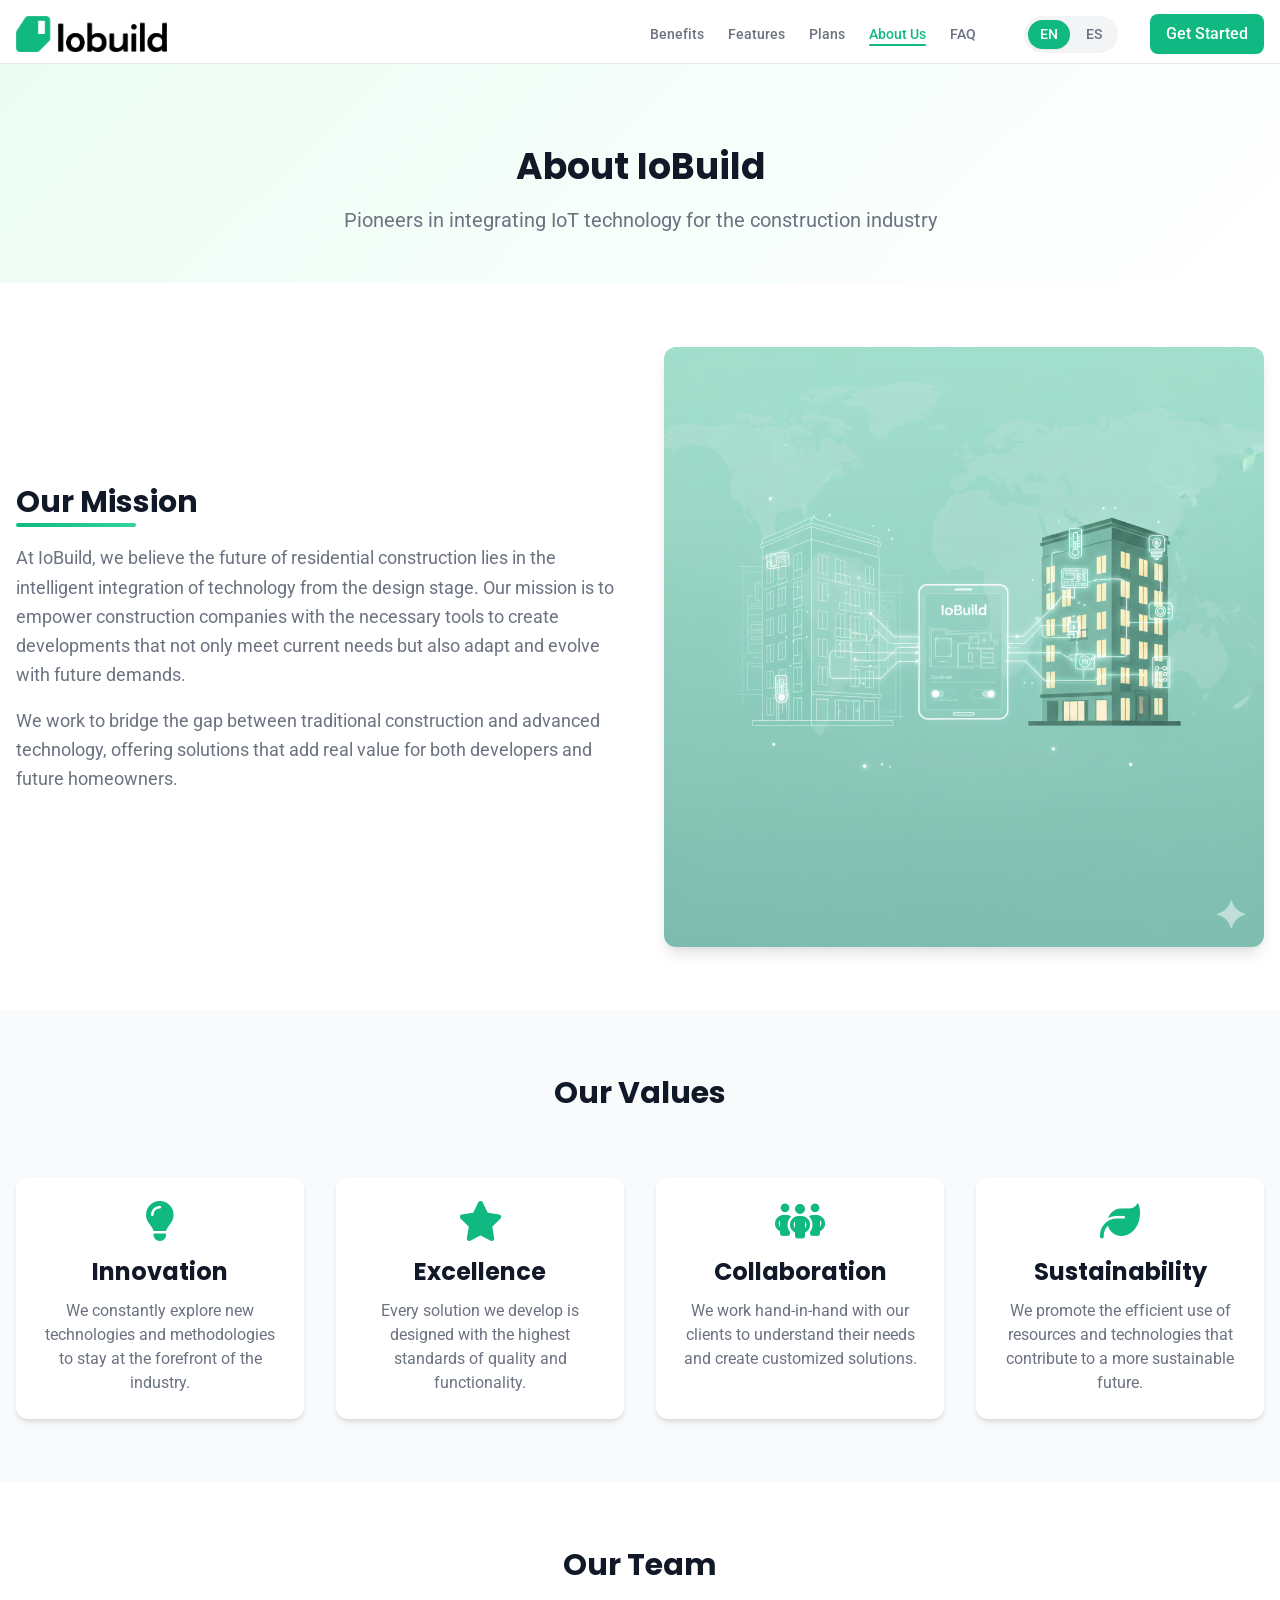
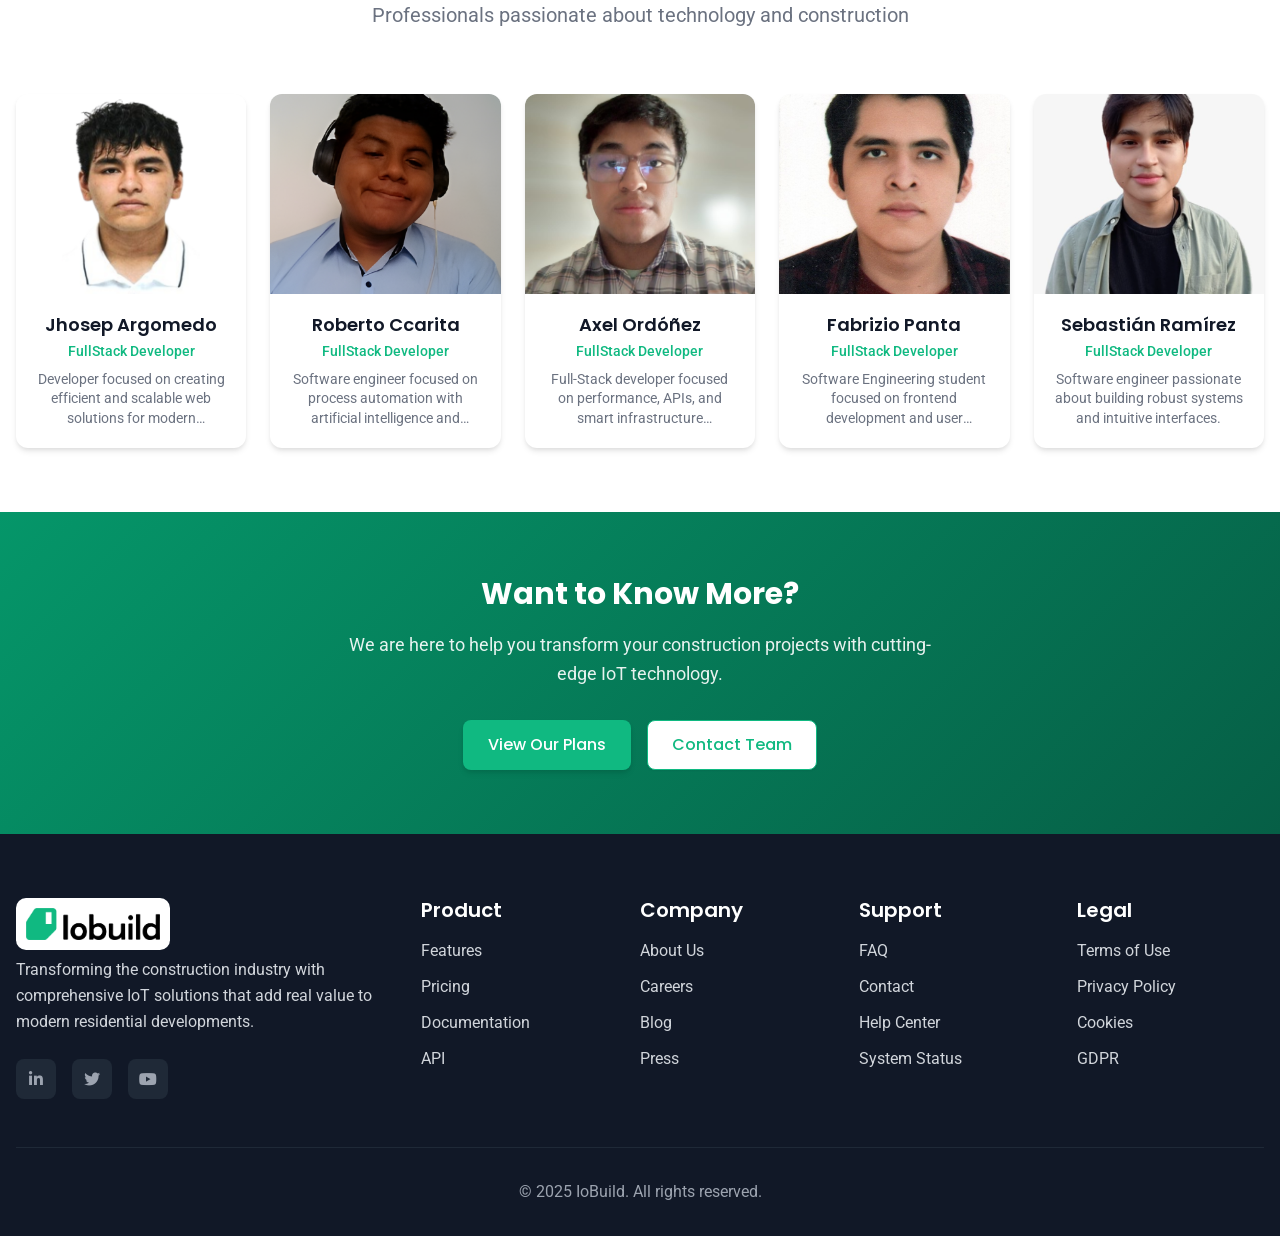
<file: about-us.html>
<!DOCTYPE html>
<html lang="en">
<head>
    <meta charset="UTF-8">
    <meta name="viewport" content="width=device-width, initial-scale=1.0">
    <title data-translate="title">About Us - IoBuild</title>
    <meta name="description" data-translate="meta_description" content="Meet the team behind IoBuild and our mission to revolutionize the construction industry with advanced IoT technology.">
    
    <!-- Google Fonts -->
    <link rel="preconnect" href="https://fonts.googleapis.com">
    <link rel="preconnect" href="https://fonts.gstatic.com" crossorigin>
    <link href="https://fonts.googleapis.com/css2?family=Poppins:wght@300;400;500;600;700&family=Roboto:wght@300;400;500&display=swap" rel="stylesheet">
    <!-- Font Awesome CDN -->
    <link rel="stylesheet" href="https://cdnjs.cloudflare.com/ajax/libs/font-awesome/6.3.0/css/all.min.css">    
    <!-- Stylesheets -->
    <link rel="stylesheet" href="styles/reset.css">
    <link rel="stylesheet" href="styles/style.css">
</head>
<body>
    <!-- Header Section -->
    <header class="main-header">
        <div class="container">
            <div class="header__content">
                <div class="header__logo">
                    <a href="index.html" class="header__logo-link" aria-label="Go to home" data-translate="go_home">
                        <img src="assets/images/logo.png" alt="IoBuild Logo" class="logo__image">
                    </a>
                </div>
                
                <nav class="main-nav" aria-label="Navegación principal">
                    <ul class="nav__list">
                        <li class="nav__item"><a href="index.html#benefits" class="nav__link" data-translate="nav_benefits">Benefits</a></li>
                        <li class="nav__item"><a href="index.html#features" class="nav__link" data-translate="nav_features">Features</a></li>
                        <li class="nav__item"><a href="index.html#pricing" class="nav__link" data-translate="nav_pricing">Plans</a></li>
                        <li class="nav__item"><a href="about-us.html" class="nav__link nav__link--active" data-translate="nav_about">About Us</a></li>
                        <li class="nav__item"><a href="faq.html" class="nav__link" data-translate="nav_faq">FAQ</a></li>
                    </ul>
                    <div class="language-switcher">
                        <button class="lang-btn" data-lang="en" aria-pressed="true">EN</button>
                        <button class="lang-btn" data-lang="es" aria-pressed="false">ES</button>
                    </div>
                    <a href="index.html#pricing" class="cta-primary" data-translate="start_now">Get Started</a>
                </nav>
                
                <button class="mobile-menu-toggle" aria-label="Open navigation menu" data-translate="mobile_menu_toggle">
                    <span class="hamburger__line"></span>
                    <span class="hamburger__line"></span>
                    <span class="hamburger__line"></span>
                </button>
            </div>
        </div>
    </header>

    <main class="main-content">
        <!-- Page Header -->
        <section class="page-header">
            <div class="container">
                <div class="page-header__content">
                    <h1 class="page-header__title" data-translate="about_title">About IoBuild</h1>
                    <p class="page-header__subtitle" data-translate="about_subtitle">
                        Pioneers in integrating IoT technology for the construction industry
                    </p>
                </div>
            </div>
        </section>

        <!-- Mission Section -->
        <section class="mission-section">
            <div class="container">
                <div class="mission__content">
                    <div class="mission__text">
                        <h2 class="mission__title" data-translate="mission_title">Our Mission</h2>
                        <p data-translate="mission_p1">
                            At IoBuild, we believe the future of residential construction lies in the 
                            intelligent integration of technology from the design stage. Our mission 
                            is to empower construction companies with the necessary tools to create 
                            developments that not only meet current needs but also adapt and evolve 
                            with future demands.
                        </p>
                        <p data-translate="mission_p2">
                            We work to bridge the gap between traditional construction and advanced 
                            technology, offering solutions that add real value for both developers 
                            and future homeowners.
                        </p>
                    </div>
                    <div class="mission__visual">
                        <img src="assets/images/mission-image.png" alt="Equipo IoBuild trabajando" class="mission__image" loading="lazy">
                    </div>
                </div>
            </div>
        </section>

        <!-- Values Section -->
        <section class="values-section">
            <div class="container">
                <div class="section__header">
                    <h2 class="section__title" data-translate="values_title">Our Values</h2>
                </div>
                <div class="values-grid">
                    <div class="value-card">
                        <div class="value-card__icon">
                            <i class="fa-solid fa-lightbulb" aria-hidden="true"></i>
                        </div>
                        <h3 class="value-card__title" data-translate="value_1_title">Innovation</h3>
                        <p class="value-card__description" data-translate="value_1_desc">
                            We constantly explore new technologies and methodologies to stay at the 
                            forefront of the industry.
                        </p>
                    </div>
                    
                    <div class="value-card">
                        <div class="value-card__icon">
                            <i class="fa-solid fa-star" aria-hidden="true"></i>
                        </div>
                        <h3 class="value-card__title" data-translate="value_2_title">Excellence</h3>
                        <p class="value-card__description" data-translate="value_2_desc">
                            Every solution we develop is designed with the highest standards of 
                            quality and functionality.
                        </p>
                    </div>
                    
                    <div class="value-card">
                        <div class="value-card__icon">
                            <i class="fa-solid fa-people-group" aria-hidden="true"></i>
                        </div>
                        <h3 class="value-card__title" data-translate="value_3_title">Collaboration</h3>
                        <p class="value-card__description" data-translate="value_3_desc">
                            We work hand-in-hand with our clients to understand their needs and 
                            create customized solutions.
                        </p>
                    </div>
                    
                    <div class="value-card">
                        <div class="value-card__icon">
                            <i class="fa-solid fa-leaf" aria-hidden="true"></i>
                        </div>
                        <h3 class="value-card__title" data-translate="value_4_title">Sustainability</h3>
                        <p class="value-card__description" data-translate="value_4_desc">
                            We promote the efficient use of resources and technologies that contribute 
                            to a more sustainable future.
                        </p>
                    </div>
                </div>
            </div>
        </section>

        <!-- Team Section -->
        <section class="team-section">
            <div class="container">
                <div class="section__header">
                    <h2 class="section__title" data-translate="team_title">Our Team</h2>
                    <p class="section__subtitle" data-translate="team_subtitle">
                        Professionals passionate about technology and construction
                    </p>
                </div>
                <div class="team-grid team-grid--horizontal">
                    <!-- Member 1 - Jhosep Argomedo -->
                    <div class="team-card">
                        <div class="team-card__image">
                            <img src="assets/images/team/jhosep_argomedo.jpg" alt="Jhosep Argomedo, FullStack Developer" loading="lazy">
                        </div>
                        <div class="team-card__content">
                            <h3 class="team-card__name" data-translate="member_1_name">Jhosep Argomedo</h3>
                            <p class="team-card__role" data-translate="member_1_role">FullStack Developer</p>
                            <p class="team-card__description" data-translate="member_1_desc">
                                Developer focused on creating efficient and scalable web solutions for modern applications.
                            </p>
                        </div>
                    </div>
                    <!-- Member 2 - Roberto Ccarita -->
                    <div class="team-card">
                        <div class="team-card__image">
                            <img src="assets/images/team/roberto_ccarita.jpg" alt="Roberto Ccarita, FullStack Developer" loading="lazy">
                        </div>
                        <div class="team-card__content">
                            <h3 class="team-card__name" data-translate="member_2_name">Roberto Ccarita</h3>
                            <p class="team-card__role" data-translate="member_2_role">FullStack Developer</p>
                            <p class="team-card__description" data-translate="member_2_desc">
                                Software engineer focused on process automation with artificial intelligence and scalable architecture.
                            </p>
                        </div>
                    </div>
                    <!-- Member 3 - Axel Ordóñez -->
                    <div class="team-card">
                        <div class="team-card__image">
                            <img src="assets/images/team/axel_ordonez.jpg" alt="Axel Ordóñez, FullStack Developer" loading="lazy">
                        </div>
                        <div class="team-card__content">
                            <h3 class="team-card__name" data-translate="member_3_name">Axel Ordóñez</h3>
                            <p class="team-card__role" data-translate="member_3_role">FullStack Developer</p>
                            <p class="team-card__description" data-translate="member_3_desc">
                                Full-Stack developer focused on performance, APIs, and smart infrastructure automation.
                            </p>
                        </div>
                    </div>
                    <!-- Member 4 - Fabrizio Panta -->
                    <div class="team-card">
                        <div class="team-card__image">
                            <img src="assets/images/team/fabrizio_panta.jpg" alt="Fabrizio Panta, FullStack Developer" loading="lazy">
                        </div>
                        <div class="team-card__content">
                            <h3 class="team-card__name" data-translate="member_4_name">Fabrizio Panta</h3>
                            <p class="team-card__role" data-translate="member_4_role">FullStack Developer</p>
                            <p class="team-card__description" data-translate="member_4_desc">
                                Software Engineering student focused on frontend development and user experience design.
                            </p>
                        </div>
                    </div>
                    <!-- Member 5 - Sebastián Ramírez -->
                    <div class="team-card">
                        <div class="team-card__image">
                            <img src="assets/images/team/sebastian_ramirez.jpg" alt="Sebastián Ramírez, FullStack Developer" loading="lazy">
                        </div>
                        <div class="team-card__content">
                            <h3 class="team-card__name" data-translate="member_5_name">Sebastián Ramírez</h3>
                            <p class="team-card__role" data-translate="member_5_role">FullStack Developer</p>
                            <p class="team-card__description" data-translate="member_5_desc">
                                Software engineer passionate about building robust systems and intuitive interfaces.
                            </p>
                        </div>
                    </div>
                </div>
            </div>
        </section>

        <!-- Contact CTA Section -->
        <section class="contact-cta-section">
            <div class="container">
                <div class="contact-cta__content">
                    <h2 class="contact-cta__title" data-translate="about_cta_title">Want to Know More?</h2>
                    <p class="contact-cta__subtitle" data-translate="about_cta_subtitle">
                        We are here to help you transform your construction projects 
                        with cutting-edge IoT technology.
                    </p>
                    <div class="contact-cta__buttons">
                        <a href="index.html#pricing" class="cta-button cta-button--primary" data-translate="about_cta_primary">
                            View Our Plans
                        </a>
                        <a href="#" class="cta-button cta-button--secondary" data-translate="about_cta_secondary">
                            Contact Team
                        </a>
                    </div>
                </div>
            </div>
        </section>
    </main>

    <!-- Footer -->
    <footer class="main-footer">
        <div class="container">
            <div class="footer__content">
                <div class="footer__section footer__section--brand">
                    <div class="footer__logo">
                        <img src="assets/images/logo.png" alt="IoBuild Logo" class="footer__logo-image">
                        
                    </div>
                    <p class="footer__description" data-translate="footer_description">
                        Transforming the construction industry with comprehensive IoT solutions that add real value to modern residential developments.
                    </p>
                    <div class="footer__social">
                        <a href="#" class="footer__social-link" aria-label="LinkedIn">
                            <i class="fa-brands fa-linkedin-in" aria-hidden="true"></i>
                        </a>
                        <a href="#" class="footer__social-link" aria-label="Twitter">
                            <i class="fa-brands fa-twitter" aria-hidden="true"></i>
                        </a>
                        <a href="#" class="footer__social-link" aria-label="YouTube">
                            <i class="fa-brands fa-youtube" aria-hidden="true"></i>
                        </a>
                    </div>
                </div>
                
                <div class="footer__section">
                    <h4 class="footer__section-title" data-translate="footer_product">Product</h4>
                    <ul class="footer__links">
                        <li><a href="index.html#features" class="footer__link" data-translate="footer_features">Features</a></li>
                        <li><a href="index.html#pricing" class="footer__link" data-translate="footer_pricing">Pricing</a></li>
                        <li><a href="#" class="footer__link" data-translate="footer_docs">Documentation</a></li>
                        <li><a href="#" class="footer__link" data-translate="footer_api">API</a></li>
                    </ul>
                </div>
                
                <div class="footer__section">
                    <h4 class="footer__section-title" data-translate="footer_company">Company</h4>
                    <ul class="footer__links">
                        <li><a href="about-us.html" class="footer__link" data-translate="footer_about">About Us</a></li>
                        <li><a href="#" class="footer__link" data-translate="footer_careers">Careers</a></li>
                        <li><a href="#" class="footer__link" data-translate="footer_blog">Blog</a></li>
                        <li><a href="#" class="footer__link" data-translate="footer_press">Press</a></li>
                    </ul>
                </div>
                
                <div class="footer__section">
                    <h4 class="footer__section-title" data-translate="footer_support">Support</h4>
                    <ul class="footer__links">
                        <li><a href="faq.html" class="footer__link" data-translate="footer_faq">FAQ</a></li>
                        <li><a href="#" class="footer__link" data-translate="footer_contact">Contact</a></li>
                        <li><a href="#" class="footer__link" data-translate="footer_help">Help Center</a></li>
                        <li><a href="#" class="footer__link" data-translate="footer_status">System Status</a></li>
                    </ul>
                </div>
                
                <div class="footer__section">
                    <h4 class="footer__section-title" data-translate="footer_legal">Legal</h4>
                    <ul class="footer__links">
                        <li><a href="#" class="footer__link" data-translate="footer_terms">Terms of Use</a></li>
                        <li><a href="#" class="footer__link" data-translate="footer_privacy">Privacy Policy</a></li>
                        <li><a href="#" class="footer__link" data-translate="footer_cookies">Cookies</a></li>
                        <li><a href="#" class="footer__link" data-translate="footer_gdpr">GDPR</a></li>
                    </ul>
                </div>
            </div>
            
            <div class="footer__bottom">
                <p class="footer__copyright" data-translate="footer_copyright">
                    © 2025 IoBuild. All rights reserved.
                </p>
            </div>
        </div>
    </footer>

    <!-- Scripts -->
    <script src="scripts/script.js"></script>
</body>
</html>
</file>
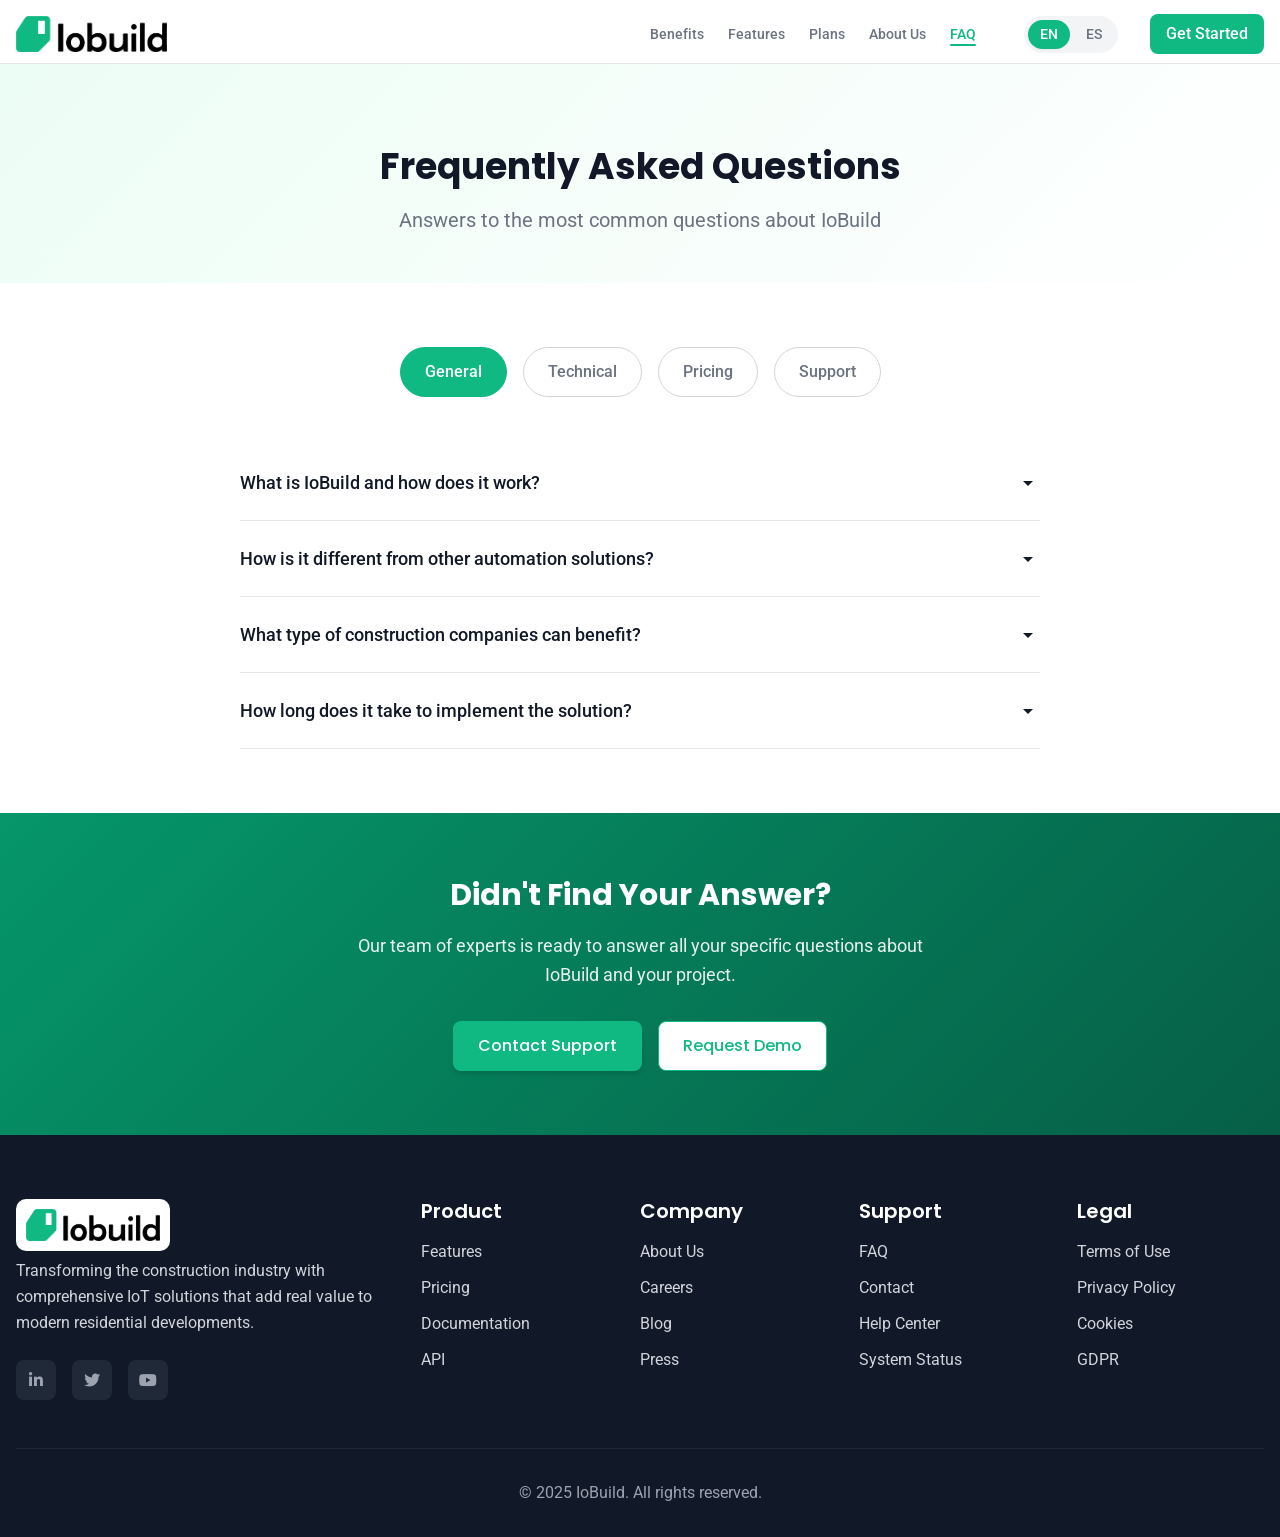
<file: faq.html>
<!DOCTYPE html>
<html lang="en">
<head>
    <meta charset="UTF-8">
    <meta name="viewport" content="width=device-width, initial-scale=1.0">
    <title data-translate="title">FAQ - Frequently Asked Questions - IoBuild</title>
    <meta name="description" data-translate="meta_description" content="Find answers to the most frequently asked questions about IoBuild, our SaaS platform for IoT devices in construction.">
    
    <!-- Google Fonts -->
    <link rel="preconnect" href="https://fonts.googleapis.com">
    <link rel="preconnect" href="https://fonts.gstatic.com" crossorigin>
    <link href="https://fonts.googleapis.com/css2?family=Poppins:wght@300;400;500;600;700&family=Roboto:wght@300;400;500&display=swap" rel="stylesheet">
    <!-- Font Awesome CDN -->
    <link rel="stylesheet" href="https://cdnjs.cloudflare.com/ajax/libs/font-awesome/6.3.0/css/all.min.css">    
    <!-- Stylesheets -->
    <link rel="stylesheet" href="styles/reset.css">
    <link rel="stylesheet" href="styles/style.css">
</head>
<body>
    <!-- Header Section -->
    <header class="main-header">
        <div class="container">
            <div class="header__content">
                <div class="header__logo">
                    <a href="index.html" class="header__logo-link" aria-label="Go to home" data-translate="go_home">
                        <img src="assets/images/logo.png" alt="IoBuild Logo" class="logo__image">
                    </a>
                </div>
                
                <nav class="main-nav" aria-label="Navegación principal">
                    <ul class="nav__list">
                        <li class="nav__item"><a href="index.html#benefits" class="nav__link" data-translate="nav_benefits">Benefits</a></li>
                        <li class="nav__item"><a href="index.html#features" class="nav__link" data-translate="nav_features">Features</a></li>
                        <li class="nav__item"><a href="index.html#pricing" class="nav__link" data-translate="nav_pricing">Plans</a></li>
                        <li class="nav__item"><a href="about-us.html" class="nav__link" data-translate="nav_about">About Us</a></li>
                        <li class="nav__item"><a href="faq.html" class="nav__link nav__link--active" data-translate="nav_faq">FAQ</a></li>
                    </ul>
                    <div class="language-switcher">
                        <button class="lang-btn" data-lang="en" aria-pressed="true">EN</button>
                        <button class="lang-btn" data-lang="es" aria-pressed="false">ES</button>
                    </div>
                    <a href="index.html#pricing" class="cta-primary" data-translate="start_now">Get Started</a>
                </nav>
                
                <button class="mobile-menu-toggle" aria-label="Open navigation menu" data-translate="mobile_menu_toggle">
                    <span class="hamburger__line"></span>
                    <span class="hamburger__line"></span>
                    <span class="hamburger__line"></span>
                </button>
            </div>
        </div>
    </header>

    <main class="main-content">
        <!-- Page Header -->
        <section class="page-header">
            <div class="container">
                <div class="page-header__content">
                    <h1 class="page-header__title" data-translate="faq_title">Frequently Asked Questions</h1>
                    <p class="page-header__subtitle" data-translate="faq_subtitle">
                        Answers to the most common questions about IoBuild
                    </p>
                </div>
            </div>
        </section>

        <!-- FAQ Section -->
        <section class="faq-section">
            <div class="container">
                <div class="faq-categories">
                    <button class="faq-category-btn faq-category-btn--active" data-category="general" data-translate="faq_cat_general">General</button>
                    <button class="faq-category-btn" data-category="technical" data-translate="faq_cat_technical">Technical</button>
                    <button class="faq-category-btn" data-category="pricing" data-translate="faq_cat_pricing">Pricing</button>
                    <button class="faq-category-btn" data-category="support" data-translate="faq_cat_support">Support</button>
                </div>

                <!-- General FAQ -->
                <div class="faq-group faq-group--active" data-category="general">
                    <div class="faq-item">
                        <button class="faq-question" aria-expanded="false">
                            <span data-translate="faq_q_1_1">What is IoBuild and how does it work?</span>
                            <svg class="faq-icon" viewBox="0 0 24 24">
                                <path d="M7 10l5 5 5-5z"/>
                            </svg>
                        </button>
                        <div class="faq-answer">
                            <p data-translate="faq_a_1_1">IoBuild is a specialized SaaS platform that allows for the integration of IoT devices directly during the construction process of residential buildings. It works by centralizing the control of all smart devices on a single platform, where each owner can customize their apartment's settings and administrators can manage common areas.</p>
                        </div>
                    </div>

                    <div class="faq-item">
                        <button class="faq-question" aria-expanded="false">
                            <span data-translate="faq_q_1_2">How is it different from other automation solutions?</span>
                            <svg class="faq-icon" viewBox="0 0 24 24">
                                <path d="M7 10l5 5 5-5z"/>
                            </svg>
                        </button>
                        <div class="faq-answer">
                            <p data-translate="faq_a_1_2">Unlike traditional solutions that are installed after construction, IoBuild is integrated from the planning and construction process. This eliminates costly subsequent modifications, ensures a clean and professional installation, and allows for an architectural design that incorporates technology from the start.</p>
                        </div>
                    </div>

                    <div class="faq-item">
                        <button class="faq-question" aria-expanded="false">
                            <span data-translate="faq_q_1_3">What type of construction companies can benefit?</span>
                            <svg class="faq-icon" viewBox="0 0 24 24">
                                <path d="M7 10l5 5 5-5z"/>
                            </svg>
                        </button>
                        <div class="faq-answer">
                            <p data-translate="faq_a_1_3">Our solution is designed for construction companies of all sizes that develop residential projects. From boutique condominium developers to large construction companies managing multiple projects simultaneously. It especially benefits those looking to differentiate themselves in the market by offering technological added value.</p>
                        </div>
                    </div>

                    <div class="faq-item">
                        <button class="faq-question" aria-expanded="false">
                            <span data-translate="faq_q_1_4">How long does it take to implement the solution?</span>
                            <svg class="faq-icon" viewBox="0 0 24 24">
                                <path d="M7 10l5 5 5-5z"/>
                            </svg>
                        </button>
                        <div class="faq-answer">
                            <p data-translate="faq_a_1_4">A typical implementation takes between 15-30 days from contract signing. This includes technical planning, platform configuration, device installation during construction, system testing, and team training. The exact time depends on the size and complexity of the project.</p>
                        </div>
                    </div>
                </div>

                <!-- Technical FAQ -->
                <div class="faq-group" data-category="technical">
                    <div class="faq-item">
                        <button class="faq-question" aria-expanded="false">
                            <span data-translate="faq_q_2_1">What IoT devices are compatible?</span>
                            <svg class="faq-icon" viewBox="0 0 24 24">
                                <path d="M7 10l5 5 5-5z"/>
                            </svg>
                        </button>
                        <div class="faq-answer">
                            <p data-translate="faq_a_2_1">We support a wide range of devices including: smart lighting (Philips Hue, LIFX), thermostats (Nest, Ecobee), smart plugs and switches, security cameras, motion and environmental sensors, smart locks, and automated irrigation systems. We work with major standards like Zigbee, Z-Wave, WiFi, and Thread.</p>
                        </div>
                    </div>

                    <div class="faq-item">
                        <button class="faq-question" aria-expanded="false">
                            <span data-translate="faq_q_2_2">How is data security ensured?</span>
                            <svg class="faq-icon" viewBox="0 0 24 24">
                                <path d="M7 10l5 5 5-5z"/>
                            </svg>
                        </button>
                        <div class="faq-answer">
                            <p data-translate="faq_a_2_2">We implement multiple layers of security: end-to-end encryption for all communications, multi-factor authentication, cloud servers with SOC 2 certification, regular security audits, and compliance with GDPR and other privacy regulations. Data is geographically distributed to ensure availability and backup.</p>
                        </div>
                    </div>

                    <div class="faq-item">
                        <button class="faq-question" aria-expanded="false">
                            <span data-translate="faq_q_2_3">Does it require special network infrastructure?</span>
                            <svg class="faq-icon" viewBox="0 0 24 24">
                                <path d="M7 10l5 5 5-5z"/>
                            </svg>
                        </button>
                        <div class="faq-answer">
                            <p data-translate="faq_a_2_3">We recommend a robust WiFi network with distributed access points for optimal coverage. We also suggest Ethernet cabling in key areas and a central hub for devices requiring a wired connection. Our technical team conducts a preliminary analysis to determine the specific requirements for each project.</p>
                        </div>
                    </div>

                    <div class="faq-item">
                        <button class="faq-question" aria-expanded="false">
                            <span data-translate="faq_q_2_4">Does the platform work without an internet connection?</span>
                            <svg class="faq-icon" viewBox="0 0 24 24">
                                <path d="M7 10l5 5 5-5z"/>
                            </svg>
                        </button>
                        <div class="faq-answer">
                            <p data-translate="faq_a_2_4">Yes, many basic functions work in local mode without internet: control of lights, thermostats, and security devices maintain their functionality. However, advanced features like remote notifications, automatic updates, and access from outside the building require an internet connection.</p>
                        </div>
                    </div>
                </div>

                <!-- Pricing FAQ -->
                <div class="faq-group" data-category="pricing">
                    <div class="faq-item">
                        <button class="faq-question" aria-expanded="false">
                            <span data-translate="faq_q_3_1">How is the pricing model structured?</span>
                            <svg class="faq-icon" viewBox="0 0 24 24">
                                <path d="M7 10l5 5 5-5z"/>
                            </svg>
                        </button>
                        <div class="faq-answer">
                            <p data-translate="faq_a_3_1">We offer three main plans based on the number of IoT devices and support level: Starter (up to 50 devices), Professional (up to 200 devices), and Enterprise (unlimited). Each plan includes the platform, technical support, updates, and different levels of advanced features. Prices are monthly with discounts for annual commitment.</p>
                        </div>
                    </div>

                    <div class="faq-item">
                        <button class="faq-question" aria-expanded="false">
                            <span data-translate="faq_q_3_2">Are there any installation or initial setup costs?</span>
                            <svg class="faq-icon" viewBox="0 0 24 24">
                                <path d="M7 10l5 5 5-5z"/>
                            </svg>
                        </button>
                        <div class="faq-answer">
                            <p data-translate="faq_a_3_2">We do not charge initial setup or configuration fees. The physical installation of devices is the responsibility of the construction company or its contractors (we can recommend certified partners). We include the complete platform setup, team training, and support for the first month at no additional cost.</p>
                        </div>
                    </div>

                    <div class="faq-item">
                        <button class="faq-question" aria-expanded="false">
                            <span data-translate="faq_q_3_3">Do you offer discounts for volume or multiple projects?</span>
                            <svg class="faq-icon" viewBox="0 0 24 24">
                                <path d="M7 10l5 5 5-5z"/>
                            </svg>
                        </button>
                        <div class="faq-answer">
                            <p data-translate="faq_a_3_3">Yes, we offer tiered discounts for construction companies with multiple projects or large volumes of units. We also have custom corporate plans for companies managing more than 500 residential units. Contact our sales team for a personalized quote.</p>
                        </div>
                    </div>

                    <div class="faq-item">
                        <button class="faq-question" aria-expanded="false">
                            <span data-translate="faq_q_3_4">What does the trial period include?</span>
                            <svg class="faq-icon" viewBox="0 0 24 24">
                                <path d="M7 10l5 5 5-5z"/>
                            </svg>
                        </button>
                        <div class="faq-answer">
                            <p data-translate="faq_a_3_4">We offer a 14-day demo that includes full access to the platform with sample data, a personalized demonstration session with our team, complete technical documentation, and a consultation with our specialists to assess the technical feasibility of your specific project.</p>
                        </div>
                    </div>
                </div>

                <!-- Support FAQ -->
                <div class="faq-group" data-category="support">
                    <div class="faq-item">
                        <button class="faq-question" aria-expanded="false">
                            <span data-translate="faq_q_4_1">What kind of technical support do you offer?</span>
                            <svg class="faq-icon" viewBox="0 0 24 24">
                                <path d="M7 10l5 5 5-5z"/>
                            </svg>
                        </button>
                        <div class="faq-answer">
                            <p data-translate="faq_a_4_1">We offer tiered support based on the plan: Starter includes email support during business hours, Professional adds 24/7 phone and chat support, and Enterprise includes a dedicated account manager and on-site support when necessary. We also provide detailed documentation, video tutorials, and regular webinars.</p>
                        </div>
                    </div>

                    <div class="faq-item">
                        <button class="faq-question" aria-expanded="false">
                            <span data-translate="faq_q_4_2">Do you offer training for the construction company's team?</span>
                            <svg class="faq-icon" viewBox="0 0 24 24">
                                <path d="M7 10l5 5 5-5z"/>
                            </svg>
                        </button>
                        <div class="faq-answer">
                            <p data-translate="faq_a_4_2">Yes, we include comprehensive training in all our plans. This includes training sessions for administrators, step-by-step documentation, advanced user certification, and follow-up sessions after implementation. For the Enterprise plan, we also offer personalized on-site training.</p>
                        </div>
                    </div>

                    <div class="faq-item">
                        <button class="faq-question" aria-expanded="false">
                            <span data-translate="faq_q_4_3">How do you handle system updates?</span>
                            <svg class="faq-icon" viewBox="0 0 24 24">
                                <path d="M7 10l5 5 5-5z"/>
                            </svg>
                        </button>
                        <div class="faq-answer">
                            <p data-translate="faq_a_4_3">Updates are performed automatically without interrupting service. We maintain a monthly release cycle for minor improvements and quarterly releases for new features. We always notify in advance about major changes and offer beta testing periods for Enterprise customers.</p>
                        </div>
                    </div>

                    <div class="faq-item">
                        <button class="faq-question" aria-expanded="false">
                            <span data-translate="faq_q_4_4">What happens if a device fails?</span>
                            <svg class="faq-icon" viewBox="0 0 24 24">
                                <path d="M7 10l5 5 5-5z"/>
                            </svg>
                        </button>
                        <div class="faq-answer">
                            <p data-translate="faq_a_4_4">Our system includes proactive monitoring that detects devices with issues before they fail completely. We provide remote diagnostics, troubleshooting guides, and, when necessary, coordinate with manufacturers for warranty replacements. For Enterprise customers, we maintain an inventory of replacement devices for critical cases.</p>
                        </div>
                    </div>
                </div>
            </div>
        </section>

        <!-- Contact CTA Section -->
        <section class="contact-cta-section">
            <div class="container">
                <div class="contact-cta__content">
                    <h2 class="contact-cta__title" data-translate="faq_cta_title">Didn't Find Your Answer?</h2>
                    <p class="contact-cta__subtitle" data-translate="faq_cta_subtitle">
                        Our team of experts is ready to answer all your specific questions 
                        about IoBuild and your project.
                    </p>
                    <div class="contact-cta__buttons">
                        <a href="#" class="cta-button cta-button--primary" data-translate="faq_cta_primary">
                            Contact Support
                        </a>
                        <a href="index.html#pricing" class="cta-button cta-button--secondary" data-translate="faq_cta_secondary">
                            Request Demo
                        </a>
                    </div>
                </div>
            </div>
        </section>
    </main>

    <!-- Footer -->
    <footer class="main-footer">
        <div class="container">
            <div class="footer__content">
                <div class="footer__section footer__section--brand">
                    <div class="footer__logo">
                        <img src="assets/images/logo.png" alt="IoBuild Logo" class="footer__logo-image">
                       
                    </div>
                    <p class="footer__description" data-translate="footer_description">
                        Transforming the construction industry with comprehensive IoT solutions that add real value to modern residential developments.
                    </p>
                    <div class="footer__social">
                        <a href="#" class="footer__social-link" aria-label="LinkedIn">
                            <i class="fa-brands fa-linkedin-in" aria-hidden="true"></i>
                        </a>
                        <a href="#" class="footer__social-link" aria-label="Twitter">
                            <i class="fa-brands fa-twitter" aria-hidden="true"></i>
                        </a>
                        <a href="#" class="footer__social-link" aria-label="YouTube">
                            <i class="fa-brands fa-youtube" aria-hidden="true"></i>
                        </a>
                    </div>
                </div>
                
                <div class="footer__section">
                    <h4 class="footer__section-title" data-translate="footer_product">Product</h4>
                    <ul class="footer__links">
                        <li><a href="index.html#features" class="footer__link" data-translate="footer_features">Features</a></li>
                        <li><a href="index.html#pricing" class="footer__link" data-translate="footer_pricing">Pricing</a></li>
                        <li><a href="#" class="footer__link" data-translate="footer_docs">Documentation</a></li>
                        <li><a href="#" class="footer__link" data-translate="footer_api">API</a></li>
                    </ul>
                </div>
                
                <div class="footer__section">
                    <h4 class="footer__section-title" data-translate="footer_company">Company</h4>
                    <ul class="footer__links">
                        <li><a href="about-us.html" class="footer__link" data-translate="footer_about">About Us</a></li>
                        <li><a href="#" class="footer__link" data-translate="footer_careers">Careers</a></li>
                        <li><a href="#" class="footer__link" data-translate="footer_blog">Blog</a></li>
                        <li><a href="#" class="footer__link" data-translate="footer_press">Press</a></li>
                    </ul>
                </div>
                
                <div class="footer__section">
                    <h4 class="footer__section-title" data-translate="footer_support">Support</h4>
                    <ul class="footer__links">
                        <li><a href="faq.html" class="footer__link">FAQ</a></li>
                        <li><a href="#" class="footer__link" data-translate="footer_contact">Contact</a></li>
                        <li><a href="#" class="footer__link" data-translate="footer_help">Help Center</a></li>
                        <li><a href="#" class="footer__link" data-translate="footer_status">System Status</a></li>
                    </ul>
                </div>
                
                <div class="footer__section">
                    <h4 class="footer__section-title" data-translate="footer_legal">Legal</h4>
                    <ul class="footer__links">
                        <li><a href="#" class="footer__link" data-translate="footer_terms">Terms of Use</a></li>
                        <li><a href="#" class="footer__link" data-translate="footer_privacy">Privacy Policy</a></li>
                        <li><a href="#" class="footer__link" data-translate="footer_cookies">Cookies</a></li>
                        <li><a href="#" class="footer__link" data-translate="footer_gdpr">GDPR</a></li>
                    </ul>
                </div>
            </div>
            
            <div class="footer__bottom">
                <p class="footer__copyright" data-translate="footer_copyright">
                    © 2025 IoBuild. All rights reserved.
                </p>
            </div>
        </div>
    </footer>

    <!-- Scripts -->
    <script src="scripts/script.js"></script>
</body>
</html>
</file>
<file: styles/style.css>
/* ===== CSS VARIABLES ===== */
:root {
    /* Primary Colors - Mint theme  */
    --color-primary: #10b981;
    --color-primary-50: #ecfdf5;
    --color-primary-100: #d1fae5;
    --color-primary-200: #a7f3d0;
    --color-primary-300: #6ee7b7;
    --color-primary-400: #34d399;
    --color-primary-500: #10b981;
    --color-primary-600: #059669;
    --color-primary-700: #047857;
    --color-primary-800: #065f46;
    --color-primary-900: #064e3b;

    /* Neutral Colors */
    --color-gray-50: #f9fafb;
    --color-gray-100: #f3f4f6;
    --color-gray-200: #e5e7eb;
    --color-gray-300: #d1d5db;
    --color-gray-400: #9ca3af;
    --color-gray-500: #6b7280;
    --color-gray-600: #4b5563;
    --color-gray-700: #374151;
    --color-gray-800: #1f2937;
    --color-gray-900: #111827;

    /* Semantic Colors */
    --color-success: #059669;
    --color-warning: #d97706;
    --color-error: #dc2626;
    --color-info: #2563eb;

    /* Surface Colors */
    --color-surface: #ffffff;
    --color-surface-50: #f9fafb;
    --color-surface-100: #f3f4f6;
    --color-surface-200: #e5e7eb;
    --color-surface-300: #d1d5db;

    /* Text Colors */
    --color-text-primary: #111827;
    --color-text-secondary: #6b7280;
    --color-text-tertiary: #9ca3af;
    --color-text-inverse: #ffffff;

    /* Typography */
    --font-family-heading: 'Poppins', -apple-system, BlinkMacSystemFont, 'Segoe UI', sans-serif;
    --font-family-body: 'Roboto', -apple-system, BlinkMacSystemFont, 'Segoe UI', sans-serif;
    
    --font-size-xs: 0.75rem;
    --font-size-sm: 0.875rem;
    --font-size-base: 1rem;
    --font-size-lg: 1.125rem;
    --font-size-xl: 1.25rem;
    --font-size-2xl: 1.5rem;
    --font-size-3xl: 1.875rem;
    --font-size-4xl: 2.25rem;
    --font-size-5xl: 3rem;
    --font-size-6xl: 3.75rem;

    --font-weight-light: 300;
    --font-weight-normal: 400;
    --font-weight-medium: 500;
    --font-weight-semibold: 600;
    --font-weight-bold: 700;

    --line-height-tight: 1.25;
    --line-height-snug: 1.375;
    --line-height-normal: 1.5;
    --line-height-relaxed: 1.625;
    --line-height-loose: 2;

    /* Spacing */
    --spacing-1: 0.25rem;
    --spacing-2: 0.5rem;
    --spacing-3: 0.75rem;
    --spacing-4: 1rem;
    --spacing-5: 1.25rem;
    --spacing-6: 1.5rem;
    --spacing-8: 2rem;
    --spacing-10: 2.5rem;
    --spacing-12: 3rem;
    --spacing-16: 4rem;
    --spacing-20: 5rem;
    --spacing-24: 6rem;
    --spacing-32: 8rem;

    /* Border Radius */
    --radius-sm: 0.125rem;
    --radius-md: 0.375rem;
    --radius-lg: 0.5rem;
    --radius-xl: 0.75rem;
    --radius-2xl: 1rem;
    --radius-full: 9999px;

    /* Shadows */
    --shadow-sm: 0 1px 2px 0 rgba(0, 0, 0, 0.05);
    --shadow-md: 0 4px 6px -1px rgba(0, 0, 0, 0.1), 0 2px 4px -1px rgba(0, 0, 0, 0.06);
    --shadow-lg: 0 10px 15px -3px rgba(0, 0, 0, 0.1), 0 4px 6px -2px rgba(0, 0, 0, 0.05);
    --shadow-xl: 0 20px 25px -5px rgba(0, 0, 0, 0.1), 0 10px 10px -5px rgba(0, 0, 0, 0.04);
    --shadow-2xl: 0 25px 50px -12px rgba(0, 0, 0, 0.25);

    /* Transitions */
    --transition-fast: 150ms ease-in-out;
    --transition-normal: 300ms ease-in-out;
    --transition-slow: 500ms ease-in-out;

    /* Breakpoints */
    --breakpoint-sm: 640px;
    --breakpoint-md: 768px;
    --breakpoint-lg: 1024px;
    --breakpoint-xl: 1280px;
    --breakpoint-2xl: 1536px;

    /* Layout */
    --container-max-width: 1280px;
    --container-padding: var(--spacing-4);
    --section-padding-y: var(--spacing-16);
    /* Logo */
    --logo-height: 2.25rem; /* Adjustable global logo height */
    /* Header */
    --header-height: 64px; /* Adjust if header padding or logo size changes */
}

/* ===== BASE STYLES ===== */
html {
    scroll-behavior: smooth;
}

body {
    font-family: var(--font-family-body);
    font-size: var(--font-size-base);
    font-weight: var(--font-weight-normal);
    line-height: var(--line-height-normal);
    color: var(--color-text-primary);
    background-color: var(--color-surface);
    -webkit-font-smoothing: antialiased;
    -moz-osx-font-smoothing: grayscale;
}

/* ===== UTILITY CLASSES ===== */
.container {
    max-width: var(--container-max-width);
    margin: 0 auto;
    padding: 0 var(--container-padding);
}

.main-content {
    padding-top: var(--header-height); /* ensure content isn't hidden under fixed header */
}

:target {
    scroll-margin-top: calc(var(--header-height) + 1rem); /* offset for anchor targets */
}

section {
    scroll-margin-top: calc(var(--header-height) + 0.5rem);
}

.sr-only {
    position: absolute;
    width: 1px;
    height: 1px;
    padding: 0;
    margin: -1px;
    overflow: hidden;
    clip: rect(0, 0, 0, 0);
    white-space: nowrap;
    border: 0;
}

/* ===== TYPOGRAPHY ===== */
h1, h2, h3, h4, h5, h6 {
    font-family: var(--font-family-heading);
    font-weight: var(--font-weight-bold);
    line-height: var(--line-height-tight);
    color: var(--color-text-primary);
}

h1 {
    font-size: var(--font-size-4xl);
}

h2 {
    font-size: var(--font-size-3xl);
}

h3 {
    font-size: var(--font-size-2xl);
}

h4 {
    font-size: var(--font-size-xl);
}

h5 {
    font-size: var(--font-size-lg);
}

h6 {
    font-size: var(--font-size-base);
}

p {
    color: var(--color-text-secondary);
    margin-bottom: var(--spacing-4);
}

/* ===== BUTTONS ===== */
.cta-button {
    display: inline-flex;
    align-items: center;
    justify-content: center;
    padding: var(--spacing-3) var(--spacing-6);
    font-family: var(--font-family-heading);
    font-size: var(--font-size-base);
    font-weight: var(--font-weight-medium);
    text-decoration: none;
    border-radius: var(--radius-lg);
    transition: all var(--transition-fast);
    cursor: pointer;
    border: 1px solid transparent;
}

.cta-button--primary {
    background-color: var(--color-primary);
    color: var(--color-text-inverse);
    box-shadow: var(--shadow-md);
}

.cta-button--primary:hover {
    background-color: var(--color-primary-600);
    box-shadow: var(--shadow-lg);
    transform: translateY(-1px);
}

.cta-button--secondary {
    background-color: var(--color-surface);
    color: var(--color-primary);
    border-color: var(--color-primary);
    box-shadow: var(--shadow-sm);
}

.cta-button--secondary:hover {
    background-color: var(--color-primary-50);
    box-shadow: var(--shadow-md);
}

.cta-button--outline {
    background-color: transparent;
    color: var(--color-text-primary);
    border-color: var(--color-gray-300);
}

.cta-button--outline:hover {
    background-color: var(--color-gray-50);
    border-color: var(--color-gray-400);
}

.cta-button--large {
    padding: var(--spacing-4) var(--spacing-8);
    font-size: var(--font-size-lg);
}

.cta-primary {
    background-color: var(--color-primary);
    color: var(--color-text-inverse);
    padding: var(--spacing-2) var(--spacing-4);
    border-radius: var(--radius-lg);
    font-weight: var(--font-weight-medium);
    transition: all var(--transition-fast);
}

.cta-primary:hover {
    background-color: var(--color-primary-600);
    transform: translateY(-1px);
}

/* ===== ICONS ===== */
.icon {
    width: 1.5rem;
    height: 1.5rem;
    fill: currentColor;
}

.icon--large {
    width: 3rem;
    height: 3rem;
}

/* ===== HEADER STYLES ===== */
.main-header {
    position: fixed; /* keep header visible across the page */
    top: 0;
    left: 0;
    right: 0;
    height: var(--header-height);
    z-index: 1000;
    background-color: rgba(255, 255, 255, 0.98);
    backdrop-filter: blur(10px);
    border-bottom: 1px solid var(--color-gray-200);
    transition: transform var(--transition-normal), background-color var(--transition-fast);
}

.header__content {
    display: flex;
    align-items: center;
    justify-content: space-between;
    padding: calc((var(--header-height) - var(--logo-height)) / 2) 0; /* vertical center items */
}

.header__logo {
    display: flex;
    align-items: center;
    gap: var(--spacing-3);
}

.logo__image {
    height: var(--logo-height);
    width: auto; 
    max-width: 160px; 
    object-fit: contain; 
    display: block;
}

.logo__text {
    font-family: var(--font-family-heading);
    font-size: var(--font-size-xl);
    font-weight: var(--font-weight-bold);
    color: var(--color-primary);
}

.main-nav {
    display: flex;
    align-items: center;
    gap: var(--spacing-8);
}

/* Responsive header height adjustment */
@media (max-width: 767px) {
    :root {
        --header-height: 56px;
    }

    .main-header {
        z-index: 1100; /* ensure mobile menu overlays other content */
    }

    .header__content {
        padding: calc((var(--header-height) - var(--logo-height)) / 2) 0 0 0;
    }
}

.nav__list {
    display: flex;
    align-items: center;
    gap: var(--spacing-6);
}

.nav__link {
    font-size: var(--font-size-sm);
    font-weight: var(--font-weight-medium);
    color: var(--color-text-secondary);
    transition: color var(--transition-fast);
    position: relative;
}

.nav__link:hover,
.nav__link--active {
    color: var(--color-primary);
}

.nav__link--active::after {
    content: '';
    position: absolute;
    bottom: -4px;
    left: 0;
    right: 0;
    height: 2px;
    background-color: var(--color-primary);
    border-radius: var(--radius-full);
}

/* Language Switcher Styles */
.language-switcher {
    display: flex;
    align-items: center;
    gap: var(--spacing-1);
    background-color: var(--color-gray-100);
    border-radius: var(--radius-full);
    padding: var(--spacing-1);
    margin-left: var(--spacing-4);
}

.lang-btn {
    padding: var(--spacing-1) var(--spacing-3);
    border: none;
    background: transparent;
    border-radius: var(--radius-full);
    font-size: var(--font-size-sm);
    font-weight: var(--font-weight-medium);
    color: var(--color-text-secondary);
    cursor: pointer;
    transition: all var(--transition-fast);
    min-width: 2.5rem;
    text-align: center;
}

.lang-btn:hover {
    color: var(--color-primary);
    background-color: var(--color-gray-200);
}

.lang-btn.active {
    background-color: var(--color-primary);
    color: var(--color-text-inverse);
    box-shadow: var(--shadow-sm);
}

.lang-btn:focus {
    outline: 2px solid var(--color-primary);
    outline-offset: 2px;
}

.mobile-menu-toggle {
    display: none;
    flex-direction: column;
    gap: var(--spacing-1);
    padding: var(--spacing-2);
}

.hamburger__line {
    width: 1.5rem;
    height: 2px;
    background-color: var(--color-text-primary);
    transition: all var(--transition-fast);
}

/* ===== HERO SECTION ===== */
.hero-section {
    padding: var(--spacing-24) 0 var(--spacing-16);
    background: linear-gradient(135deg, var(--color-primary-50) 0%, var(--color-surface) 100%);
}

.hero__content {
    display: grid;
    grid-template-columns: 1fr 1fr;
    gap: var(--spacing-12);
    align-items: center;
}

.hero__title {
    font-size: var(--font-size-5xl);
    font-weight: var(--font-weight-bold);
    line-height: var(--line-height-tight);
    margin-bottom: var(--spacing-6);
    color: var(--color-text-primary);
}

.hero__subtitle {
    font-size: var(--font-size-xl);
    color: var(--color-text-secondary);
    margin-bottom: var(--spacing-8);
    line-height: var(--line-height-relaxed);
}

.hero__cta {
    display: flex;
    gap: var(--spacing-4);
    flex-wrap: wrap;
}

.hero__image {
    width: 100%;
    height: auto;
    border-radius: var(--radius-xl);
    box-shadow: var(--shadow-xl);
}

/* ===== SECTION STYLES ===== */
.section__header {
    text-align: center;
    margin-bottom: var(--spacing-16);
}

.section__title {
    margin-bottom: var(--spacing-4);
}

.section__subtitle {
    font-size: var(--font-size-xl);
    color: var(--color-text-secondary);
    max-width: 600px;
    margin: 0 auto;
}

.section__cta {
    text-align: center;
    margin-top: var(--spacing-12);
}

/* ===== BENEFITS SECTION ===== */
.benefits-section {
    padding: var(--section-padding-y) 0;
    background-color: var(--color-surface-50);
}

.benefits-grid {
    display: grid;
    grid-template-columns: repeat(auto-fit, minmax(300px, 1fr));
    gap: var(--spacing-8);
}

.benefit-card {
    background-color: var(--color-surface);
    padding: var(--spacing-8);
    border-radius: var(--radius-xl);
    box-shadow: var(--shadow-md);
    text-align: center;
    transition: all var(--transition-normal);
}

.benefit-card:hover {
    transform: translateY(-10px) !important;
    box-shadow: var(--shadow-xl);
}

.benefit-card__icon {
    display: flex;
    justify-content: center;
    margin-bottom: var(--spacing-6);
    color: var(--color-primary);
}

/* Font Awesome icon sizing within benefit cards */
.benefit-card__icon i {
    font-size: 2.75rem; /* close to previous 3rem svg */
    line-height: 1;
}

.benefit-card__title {
    margin-bottom: var(--spacing-4);
    color: var(--color-text-primary);
}

.benefit-card__description {
    color: var(--color-text-secondary);
    line-height: var(--line-height-relaxed);
    margin-bottom: 0;
}

/* ===== FEATURES SECTION ===== */
.features-section {
    padding: var(--section-padding-y) 0;
}

.features-grid {
    display: flex;
    flex-direction: column;
    gap: var(--spacing-20);
}

.feature-item {
    display: grid;
    grid-template-columns: 1fr 1fr;
    gap: var(--spacing-12);
    align-items: center;
}

.feature-item--reverse {
    direction: rtl;
}

.feature-item--reverse > * {
    direction: ltr;
}

.feature-item__title {
    margin-bottom: var(--spacing-4);
    color: var(--color-text-primary);
}

.feature-item__description {
    margin-bottom: var(--spacing-6);
    font-size: var(--font-size-lg);
    line-height: var(--line-height-relaxed);
}

.feature-item__list {
    list-style: none;
    display: flex;
    flex-direction: column;
    gap: var(--spacing-3);
}

.feature-item__list li {
    display: flex;
    align-items: center;
    gap: var(--spacing-3);
    color: var(--color-text-secondary);
}

.feature-item__list li::before {
    content: '✓';
    color: var(--color-primary);
    font-weight: var(--font-weight-bold);
    font-size: var(--font-size-lg);
}

.feature-item__image {
    width: 100%;
    height: auto;
    border-radius: var(--radius-xl);
    box-shadow: var(--shadow-lg);
}

/* Rectangular crop container for feature visuals */
.feature-item__visual {
    position: relative;
    width: 100%;
    aspect-ratio: 16 / 9; /* rectangular, reduces vertical space */
    overflow: hidden;
    border-radius: var(--radius-xl);
    box-shadow: var(--shadow-lg);
    background: var(--color-surface-100);
}

.feature-item__visual .feature-item__image {
    height: 100%;
    width: 100%;
    object-fit: cover;
    object-position: center;
    display: block;
    border-radius: 0; /* radius handled by container */
    box-shadow: none; /* shadow handled by container */
}

@media (max-width: 768px) {
    .feature-item__visual {
        aspect-ratio: 4 / 3; 
    }
}

/* ===== SOCIAL PROOF SECTION ===== */
.social-proof-section {
    padding: var(--section-padding-y) 0;
    background-color: var(--color-surface-50);
}

.testimonials-grid {
    display: grid;
    grid-template-columns: repeat(auto-fit, minmax(320px, 1fr));
    gap: var(--spacing-8);
}

.testimonial-card {
    background-color: var(--color-surface);
    padding: var(--spacing-8);
    border-radius: var(--radius-xl);
    box-shadow: var(--shadow-md);
    transition: all var(--transition-normal);
}

.testimonial-card:hover {
    transform: translateY(-2px);
    box-shadow: var(--shadow-lg);
}

.testimonial-card__quote {
    font-size: var(--font-size-lg);
    line-height: var(--line-height-relaxed);
    color: var(--color-text-primary);
    margin-bottom: var(--spacing-6);
    font-style: italic;
}

.testimonial-card__author {
    display: flex;
    align-items: center;
    gap: var(--spacing-4);
}

.testimonial-card__avatar {
    width: 3rem;
    height: 3rem;
    border-radius: var(--radius-full);
    object-fit: cover;
}

.testimonial-card__name {
    font-weight: var(--font-weight-semibold);
    color: var(--color-text-primary);
    margin-bottom: var(--spacing-1);
}

.testimonial-card__role {
    font-size: var(--font-size-sm);
    color: var(--color-text-secondary);
    margin-bottom: 0;
}

/* ===== PRICING SECTION ===== */
.pricing-section {
    padding: var(--section-padding-y) 0;
}

.pricing-grid {
    display: grid;
    grid-template-columns: repeat(auto-fit, minmax(300px, 1fr));
    gap: var(--spacing-8);
}

.pricing-card {
    background-color: var(--color-surface);
    border: 1px solid var(--color-gray-200);
    border-radius: var(--radius-xl);
    padding: var(--spacing-8);
    position: relative;
    transition: all var(--transition-normal);
}

.pricing-card:hover {
    transform: translateY(-4px);
    box-shadow: var(--shadow-xl);
}

.pricing-card--featured {
    border-color: var(--color-primary);
    box-shadow: var(--shadow-lg);
    transform: scale(1.05);
}

.pricing-card--featured:hover {
    transform: scale(1.05) translateY(-4px);
}

.pricing-card__badge {
    position: absolute;
    top: -12px;
    left: 50%;
    transform: translateX(-50%);
    background-color: var(--color-primary);
    color: var(--color-text-inverse);
    padding: var(--spacing-1) var(--spacing-4);
    border-radius: var(--radius-full);
    font-size: var(--font-size-sm);
    font-weight: var(--font-weight-medium);
}

.pricing-card__header {
    text-align: center;
    margin-bottom: var(--spacing-8);
}

.pricing-card__title {
    color: var(--color-text-primary);
    margin-bottom: var(--spacing-2);
}

.pricing-card__subtitle {
    color: var(--color-text-secondary);
    margin-bottom: var(--spacing-6);
    font-size: var(--font-size-sm);
}

.pricing-card__price {
    display: flex;
    align-items: baseline;
    justify-content: center;
    gap: var(--spacing-1);
}

.pricing-card__currency {
    font-size: var(--font-size-xl);
    color: var(--color-text-secondary);
}

.pricing-card__amount {
    font-size: var(--font-size-4xl);
    font-weight: var(--font-weight-bold);
    color: var(--color-text-primary);
}

.pricing-card__period {
    font-size: var(--font-size-lg);
    color: var(--color-text-secondary);
}

.pricing-card__features {
    list-style: none;
    margin-bottom: var(--spacing-8);
}

.pricing-card__features li {
    display: flex;
    align-items: center;
    gap: var(--spacing-3);
    padding: var(--spacing-2) 0;
    color: var(--color-text-secondary);
}

.pricing-card__features li::before {
    content: '✓';
    color: var(--color-primary);
    font-weight: var(--font-weight-bold);
}

.pricing-card__footer {
    text-align: center;
}

/* ===== FINAL CTA SECTION ===== */
.final-cta-section {
    padding: var(--spacing-24) 0;
    background: linear-gradient(135deg, var(--color-primary-600) 0%, var(--color-primary-800) 100%);
    color: var(--color-text-inverse);
}

.final-cta__content {
    text-align: center;
    max-width: 800px;
    margin: 0 auto;
}

.final-cta__title {
    color: var(--color-text-inverse);
    margin-bottom: var(--spacing-6);
}

.final-cta__subtitle {
    font-size: var(--font-size-xl);
    color: rgba(255, 255, 255, 0.9);
    margin-bottom: var(--spacing-8);
    line-height: var(--line-height-relaxed);
}

.final-cta__buttons {
    display: flex;
    gap: var(--spacing-4);
    justify-content: center;
    flex-wrap: wrap;
    margin-bottom: var(--spacing-6);
}

.final-cta__note {
    font-size: var(--font-size-lg);
    color: rgba(255, 255, 255, 0.8);
    margin-bottom: 0;
}

/* ===== FOOTER STYLES ===== */
.main-footer {
    background-color: var(--color-gray-900);
    color: var(--color-text-inverse);
    padding: var(--spacing-16) 0 var(--spacing-8);
}

.footer__content {
    display: grid;
    grid-template-columns: 2fr repeat(4, 1fr);
    gap: var(--spacing-8);
    margin-bottom: var(--spacing-12);
}

.footer__section--brand {
    grid-column: span 1;
}

.footer__logo {
    display: inline-block;
    border-radius: 10px;
    padding: 10px;
    background-color: white;
}

.footer__logo-image {
    height: calc(var(--logo-height) - 0.25rem);
    width: auto;
    max-width: 140px;
    object-fit: contain;
    display: block;
}

.footer__logo-text {
    font-family: var(--font-family-heading);
    font-size: var(--font-size-xl);
    font-weight: var(--font-weight-bold);
    color: var(--color-primary);
}

.footer__description {
    color: var(--color-gray-300);
    margin-bottom: var(--spacing-6);
    line-height: var(--line-height-relaxed);
}

.footer__social {
    display: flex;
    gap: var(--spacing-4);
}

.footer__social-link {
    display: flex;
    align-items: center;
    justify-content: center;
    width: 2.5rem;
    height: 2.5rem;
    background-color: var(--color-gray-800);
    color: var(--color-gray-400);
    border-radius: var(--radius-lg);
    transition: all var(--transition-fast);
}

.footer__social-link:hover {
    background-color: var(--color-primary);
    color: var(--color-text-inverse);
    transform: translateY(-2px);
}

.footer__section-title {
    font-weight: var(--font-weight-semibold);
    margin-bottom: var(--spacing-4);
    color: var(--color-text-inverse);
}

.footer__links {
    display: flex;
    flex-direction: column;
    gap: var(--spacing-3);
}

.footer__link {
    color: var(--color-gray-300);
    transition: color var(--transition-fast);
}

.footer__link:hover {
    color: var(--color-primary);
}

.footer__bottom {
    border-top: 1px solid var(--color-gray-800);
    padding-top: var(--spacing-8);
    text-align: center;
}

.footer__copyright {
    color: var(--color-gray-400);
    margin-bottom: 0;
}

/* ===== PAGE HEADER STYLES ===== */
.page-header {
    padding: var(--spacing-20) 0 var(--spacing-12);
    background: linear-gradient(135deg, var(--color-primary-50) 0%, var(--color-surface) 100%);
    text-align: center;
}

.page-header__title {
    margin-bottom: var(--spacing-4);
}

.page-header__subtitle {
    font-size: var(--font-size-xl);
    color: var(--color-text-secondary);
    max-width: 600px;
    margin: 0 auto;
}

/* ===== ABOUT US PAGE STYLES ===== */
.mission-section {
    padding: var(--section-padding-y) 0;
}

.mission__content {
    display: grid;
    grid-template-columns: 1fr 1fr;
    gap: var(--spacing-12);
    align-items: center;
}

.mission__title {
    font-size: var(--font-size-3xl);
    font-weight: var(--font-weight-bold);
    margin: 0 0 var(--spacing-6);
    position: relative;
    color: var(--color-text-primary);
    line-height: 1.15;
}

.mission__title::after {
    content: '';
    position: absolute;
    left: 0;
    bottom: -0.5rem;
    width: 120px;
    height: 4px;
    background: linear-gradient(90deg, var(--color-primary) 0%, var(--color-primary-400) 100%);
    border-radius: 2px;
}

@media (max-width: 1024px) {
    .mission__title {
        font-size: var(--font-size-2xl);
    }
    .mission__title::after {
        width: 100px;
        height: 3px;
    }
}

@media (max-width: 768px) {
    .mission__title {
        font-size: var(--font-size-xl);
        margin-bottom: var(--spacing-5);
    }
    .mission__title::after {
        width: 80px;
        bottom: -0.4rem;
    }
}

.mission__text {
    font-size: var(--font-size-lg);
    line-height: var(--line-height-relaxed);
}

.mission__image {
    width: 100%;
    height: auto;
    border-radius: var(--radius-xl);
    box-shadow: var(--shadow-lg);
}

.values-section {
    padding: var(--section-padding-y) 0;
    background-color: var(--color-surface-50);
}

.values-grid {
    display: grid;
    grid-template-columns: repeat(auto-fit, minmax(250px, 1fr));
    gap: var(--spacing-8);
}

.value-card {
    background-color: var(--color-surface);
    padding: var(--spacing-6);
    border-radius: var(--radius-xl);
    box-shadow: var(--shadow-md);
    text-align: center;
    transition: all var(--transition-normal);
}

.value-card:hover {
    transform: translateY(-10px) !important;
    box-shadow: var(--shadow-xl);
}

.value-card__icon {
    display: flex;
    justify-content: center;
    margin-bottom: var(--spacing-4);
    color: var(--color-primary);
}

.value-card__icon i {
    font-size: 2.5rem;
    line-height: 1;
}

.value-card__title {
    margin-bottom: var(--spacing-3);
    color: var(--color-text-primary);
}

.value-card__description {
    color: var(--color-text-secondary);
    margin-bottom: 0;
}

.team-section {
    padding: var(--section-padding-y) 0;
}

.team-grid {
    display: grid;
    grid-template-columns: repeat(auto-fit, minmax(280px, 1fr));
    gap: var(--spacing-8);
}

/* Leader full-row layout */
.team-grid--leader {
    grid-template-columns: repeat(4, 1fr);
}
.team-grid--leader .team-card--leader {
    grid-column: 1 / -1;
    padding: 0;
}

/* Horizontal layout - all members in single row */
.team-grid--horizontal {
    display: grid;
    grid-template-columns: repeat(5, 1fr);
    gap: var(--spacing-6);
}
.team-grid--horizontal .team-card {
    display: flex;
    flex-direction: column;
    min-width: 0;
}
.team-grid--horizontal .team-card__image {
    flex-shrink: 0;
}
.team-grid--horizontal .team-card__image img {
    height: 220px;
    width: 100%;
    object-fit: cover;
}
.team-grid--horizontal .team-card__content {
    flex: 1;
    display: flex;
    flex-direction: column;
    justify-content: flex-start;
    text-align: center;
    padding: var(--spacing-5);
}
.team-grid--horizontal .team-card__name {
    font-size: var(--font-size-lg);
    font-weight: 600;
    margin-bottom: var(--spacing-1);
    white-space: nowrap;
    overflow: hidden;
    text-overflow: ellipsis;
}
.team-grid--horizontal .team-card__role {
    font-size: var(--font-size-sm);
    font-weight: 500;
    color: var(--color-primary);
    margin-bottom: var(--spacing-2);
}
.team-grid--horizontal .team-card__description {
    font-size: var(--font-size-sm);
    color: var(--color-text-secondary);
    line-height: 1.4;
    display: -webkit-box;
    -webkit-line-clamp: 3;
    -webkit-box-orient: vertical;
    overflow: hidden;
}

@media (max-width: 1200px) {
    .team-grid--horizontal {
        grid-template-columns: repeat(3, 1fr);
    }
    .team-grid--horizontal .team-card__image img {
        height: 200px;
    }
}
@media (max-width: 768px) {
    .team-grid--horizontal {
        grid-template-columns: repeat(2, 1fr);
    }
    .team-grid--horizontal .team-card__image img {
        height: 180px;
    }
}
@media (max-width: 480px) {
    .team-grid--horizontal {
        grid-template-columns: 1fr;
    }
    .team-grid--horizontal .team-card__description {
        -webkit-line-clamp: 4;
    }
}
/* Leader split layout: use flex so image always iguala la altura del contenido */
.team-card__media-split {
    display: flex;
    min-height: 300px;
    align-items: stretch;
}
/* Imagen líder reducida: antes ~53% (1.15/(1.15+1)), ahora ~18% (1/3 del ancho anterior) */
.team-card__image--diagonal {
    position: relative;
    flex: 0 0 18%;
    max-width: 18%;
    overflow: hidden;
}
.team-card__image--diagonal img {
    width: 100%;
    height: 100%;
    object-fit: cover;
    display: block;
    /* Ajuste diagonal más estrecho */
    clip-path: polygon(0 0, 100% 0, 90% 100%, 0% 100%);
    transition: transform var(--transition-normal);
}
.team-card--leader:hover .team-card__image--diagonal img { transform: scale(1.05); }
.team-card__content--leader {
    flex: 1;
    display: flex;
    flex-direction: column;
    justify-content: center;
    padding: var(--spacing-10);
}
.team-card__content--leader .team-card__description { font-size: var(--font-size-base); }

@media (max-width: 1100px) {
    .team-grid--leader { grid-template-columns: repeat(3, 1fr); }
}
@media (max-width: 900px) {
    .team-grid--leader { grid-template-columns: repeat(2, 1fr); }
    .team-card__media-split { flex-direction: column; min-height: unset; }
    .team-card__image--diagonal { flex: none; max-width: 100%; }
    .team-card__image--diagonal img { clip-path: none; height: 260px; }
    .team-card__content--leader { padding: var(--spacing-8) var(--spacing-8) var(--spacing-10); }
}
@media (max-width: 600px) {
    .team-grid--leader { grid-template-columns: 1fr; }
}

.team-card {
    background-color: var(--color-surface);
    border-radius: var(--radius-xl);
    overflow: hidden;
    box-shadow: var(--shadow-md);
    transition: all var(--transition-normal);
}

.team-card:hover {
    transform: translateY(-10px) !important;
    box-shadow: var(--shadow-xl);
}

/* Altura fija solo para miembros estándar */
.team-card:not(.team-card--leader) .team-card__image img {
    width: 100%;
    height: 200px;
    object-fit: cover;
}
/* El líder ocupa toda la altura del split */
.team-card--leader .team-card__image img {
    width: 100%;
    height: 100%;
    object-fit: cover;
}

.team-card__content {
    padding: var(--spacing-6);
}

.team-card__name {
    color: var(--color-text-primary);
    margin-bottom: var(--spacing-2);
}

.team-card__role {
    color: var(--color-primary);
    font-weight: var(--font-weight-medium);
    margin-bottom: var(--spacing-3);
}

.team-card__description {
    color: var(--color-text-secondary);
    margin-bottom: 0;
}

.contact-cta-section {
    padding: var(--spacing-16) 0;
    background: linear-gradient(135deg, var(--color-primary-600) 0%, var(--color-primary-800) 100%);
    color: var(--color-text-inverse);
}

.contact-cta__content {
    text-align: center;
    max-width: 600px;
    margin: 0 auto;
}

.contact-cta__title {
    color: var(--color-text-inverse);
    margin-bottom: var(--spacing-4);
}

.contact-cta__subtitle {
    font-size: var(--font-size-lg);
    color: rgba(255, 255, 255, 0.9);
    margin-bottom: var(--spacing-8);
    line-height: var(--line-height-relaxed);
}

.contact-cta__buttons {
    display: flex;
    gap: var(--spacing-4);
    justify-content: center;
    flex-wrap: wrap;
}

/* ===== FAQ PAGE STYLES ===== */
.faq-section {
    padding: var(--section-padding-y) 0;
}

.faq-categories {
    display: flex;
    justify-content: center;
    gap: var(--spacing-4);
    margin-bottom: var(--spacing-12);
    flex-wrap: wrap;
}

.faq-category-btn {
    padding: var(--spacing-3) var(--spacing-6);
    border: 1px solid var(--color-gray-300);
    border-radius: var(--radius-full);
    background-color: var(--color-surface);
    color: var(--color-text-secondary);
    font-weight: var(--font-weight-medium);
    transition: all var(--transition-fast);
    cursor: pointer;
}

.faq-category-btn:hover,
.faq-category-btn--active {
    background-color: var(--color-primary);
    color: var(--color-text-inverse);
    border-color: var(--color-primary);
}

.faq-group {
    display: none;
    max-width: 800px;
    margin: 0 auto;
}

.faq-group--active {
    display: block;
}

.faq-item {
    border-bottom: 1px solid var(--color-gray-200);
}

.faq-question {
    width: 100%;
    display: flex;
    align-items: center;
    justify-content: space-between;
    padding: var(--spacing-6) 0;
    text-align: left;
    font-size: var(--font-size-lg);
    font-weight: var(--font-weight-medium);
    color: var(--color-text-primary);
    cursor: pointer;
    transition: color var(--transition-fast);
}

.faq-question:hover {
    color: var(--color-primary);
}

.faq-icon {
    width: 1.5rem;
    height: 1.5rem;
    fill: currentColor;
    transition: transform var(--transition-fast);
    flex-shrink: 0;
}

.faq-question[aria-expanded="true"] .faq-icon {
    transform: rotate(180deg);
}

.faq-answer {
    padding: 0 0 var(--spacing-6);
    color: var(--color-text-secondary);
    line-height: var(--line-height-relaxed);
    display: none;
}

.faq-question[aria-expanded="true"] + .faq-answer {
    display: block;
}

/* ===== RESPONSIVE DESIGN ===== */
@media (max-width: 1024px) {
    :root {
        --section-padding-y: var(--spacing-12);
    }
    
    .hero__content,
    .feature-item,
    .mission__content {
        grid-template-columns: 1fr;
        gap: var(--spacing-8);
    }
    
    .feature-item--reverse {
        direction: ltr;
    }
    
    .hero__title {
        font-size: var(--font-size-4xl);
    }
    
    .footer__content {
        grid-template-columns: repeat(2, 1fr);
        gap: var(--spacing-6);
    }
    
    .footer__section--brand {
        grid-column: span 2;
    }
}

@media (max-width: 768px) {
    :root {
        --container-padding: var(--spacing-6);
        --section-padding-y: var(--spacing-10);
    }
    
    .main-nav {
        display: none;
        position: absolute;
        top: 100%;
        left: 0;
        right: 0;
        background-color: var(--color-surface);
        flex-direction: column;
        gap: 0;
        padding: var(--spacing-4);
        box-shadow: var(--shadow-lg);
        border-top: 1px solid var(--color-gray-200);
    }
    
    .main-nav.active {
        display: flex;
    }
    
    .nav__list {
        flex-direction: column;
        align-items: stretch;
        gap: 0;
        width: 100%;
    }
    
    .nav__item {
        width: 100%;
    }
    
    .nav__link {
        display: block;
        padding: var(--spacing-3) 0;
        border-bottom: 1px solid var(--color-gray-100);
    }
    
    .mobile-menu-toggle {
        display: flex;
    }
    
    /* Language switcher responsive */
    .language-switcher {
        margin-left: 0;
        margin-top: var(--spacing-4);
        justify-content: center;
    }
    
    .hero-section {
        padding: var(--spacing-16) 0 var(--spacing-12);
    }
    
    .hero__title {
        font-size: var(--font-size-3xl);
    }
    
    .hero__subtitle {
        font-size: var(--font-size-lg);
    }

    /* Features: stack image over text on mobile */
    .feature-item {
        display: flex;
        flex-direction: column;
    }
    .feature-item--reverse {
        direction: ltr; /* ensure no rtl hack interferes */
    }
    .feature-item__visual {
        order: 1;
        margin-bottom: var(--spacing-6);
    }
    .feature-item__content {
        order: 2;
    }
    
    .hero__cta {
        flex-direction: column;
        align-items: stretch;
    }
    
    .benefits-grid {
        grid-template-columns: 1fr;
        gap: var(--spacing-6);
    }
    
    .testimonials-grid {
        grid-template-columns: 1fr;
        gap: var(--spacing-6);
    }
    
    .pricing-grid {
        grid-template-columns: 1fr;
        gap: var(--spacing-6);
    }
    
    .final-cta__buttons {
        flex-direction: column;
        align-items: stretch;
    }
    
    .footer__content {
        grid-template-columns: 1fr;
        gap: var(--spacing-8);
    }
    
    .footer__section--brand {
        grid-column: span 1;
    }
    
    .faq-categories {
        gap: var(--spacing-2);
    }
    
    .faq-category-btn {
        padding: var(--spacing-2) var(--spacing-4);
        font-size: var(--font-size-sm);
    }
    
    .team-grid {
        grid-template-columns: 1fr;
        gap: var(--spacing-6);
    }
    
    .values-grid {
        grid-template-columns: 1fr;
        gap: var(--spacing-6);
    }
}

@media (max-width: 480px) {
    .hero__title {
        font-size: var(--font-size-2xl);
    }
    
    .section__title {
        font-size: var(--font-size-2xl);
    }
    
    .faq-question {
        font-size: var(--font-size-base);
        padding: var(--spacing-4) 0;
    }
    
    .pricing-card--featured {
        transform: none;
    }
    
    .pricing-card--featured:hover {
        transform: translateY(-4px);
    }
}
</file>
